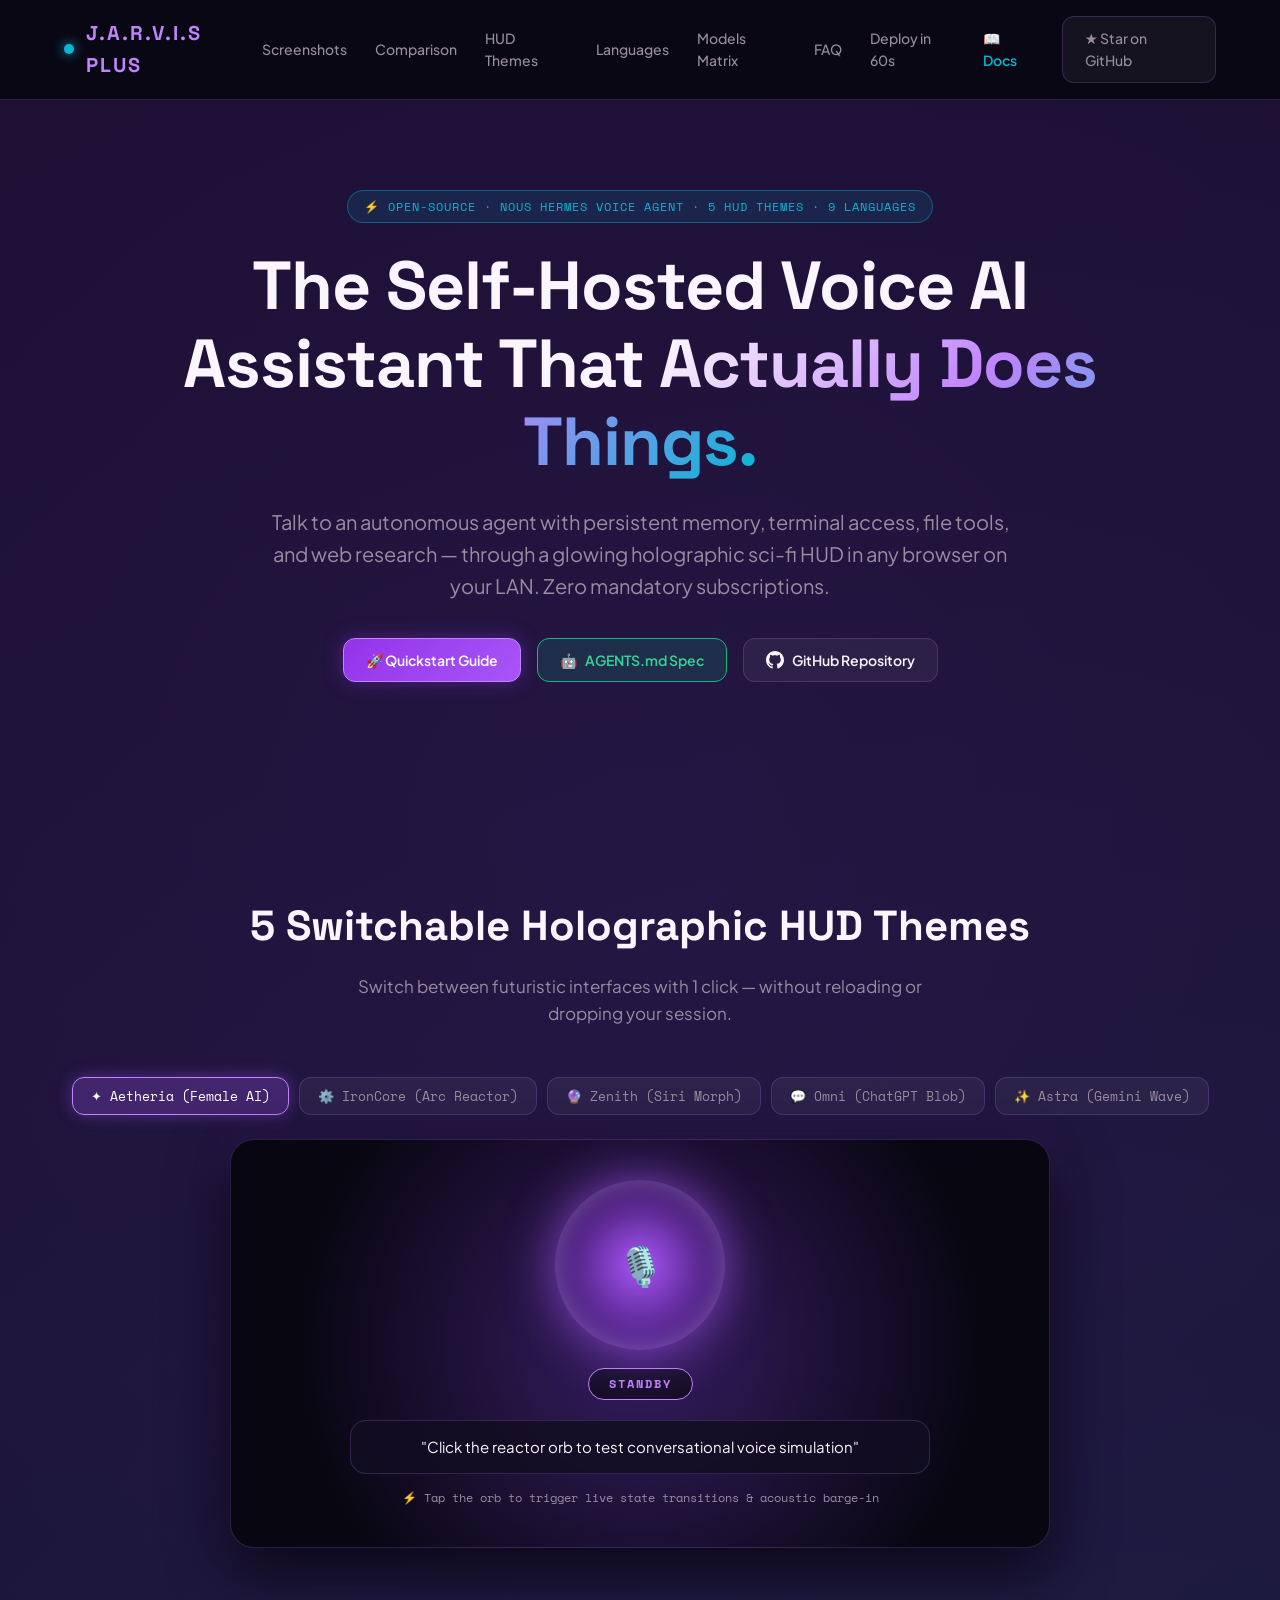
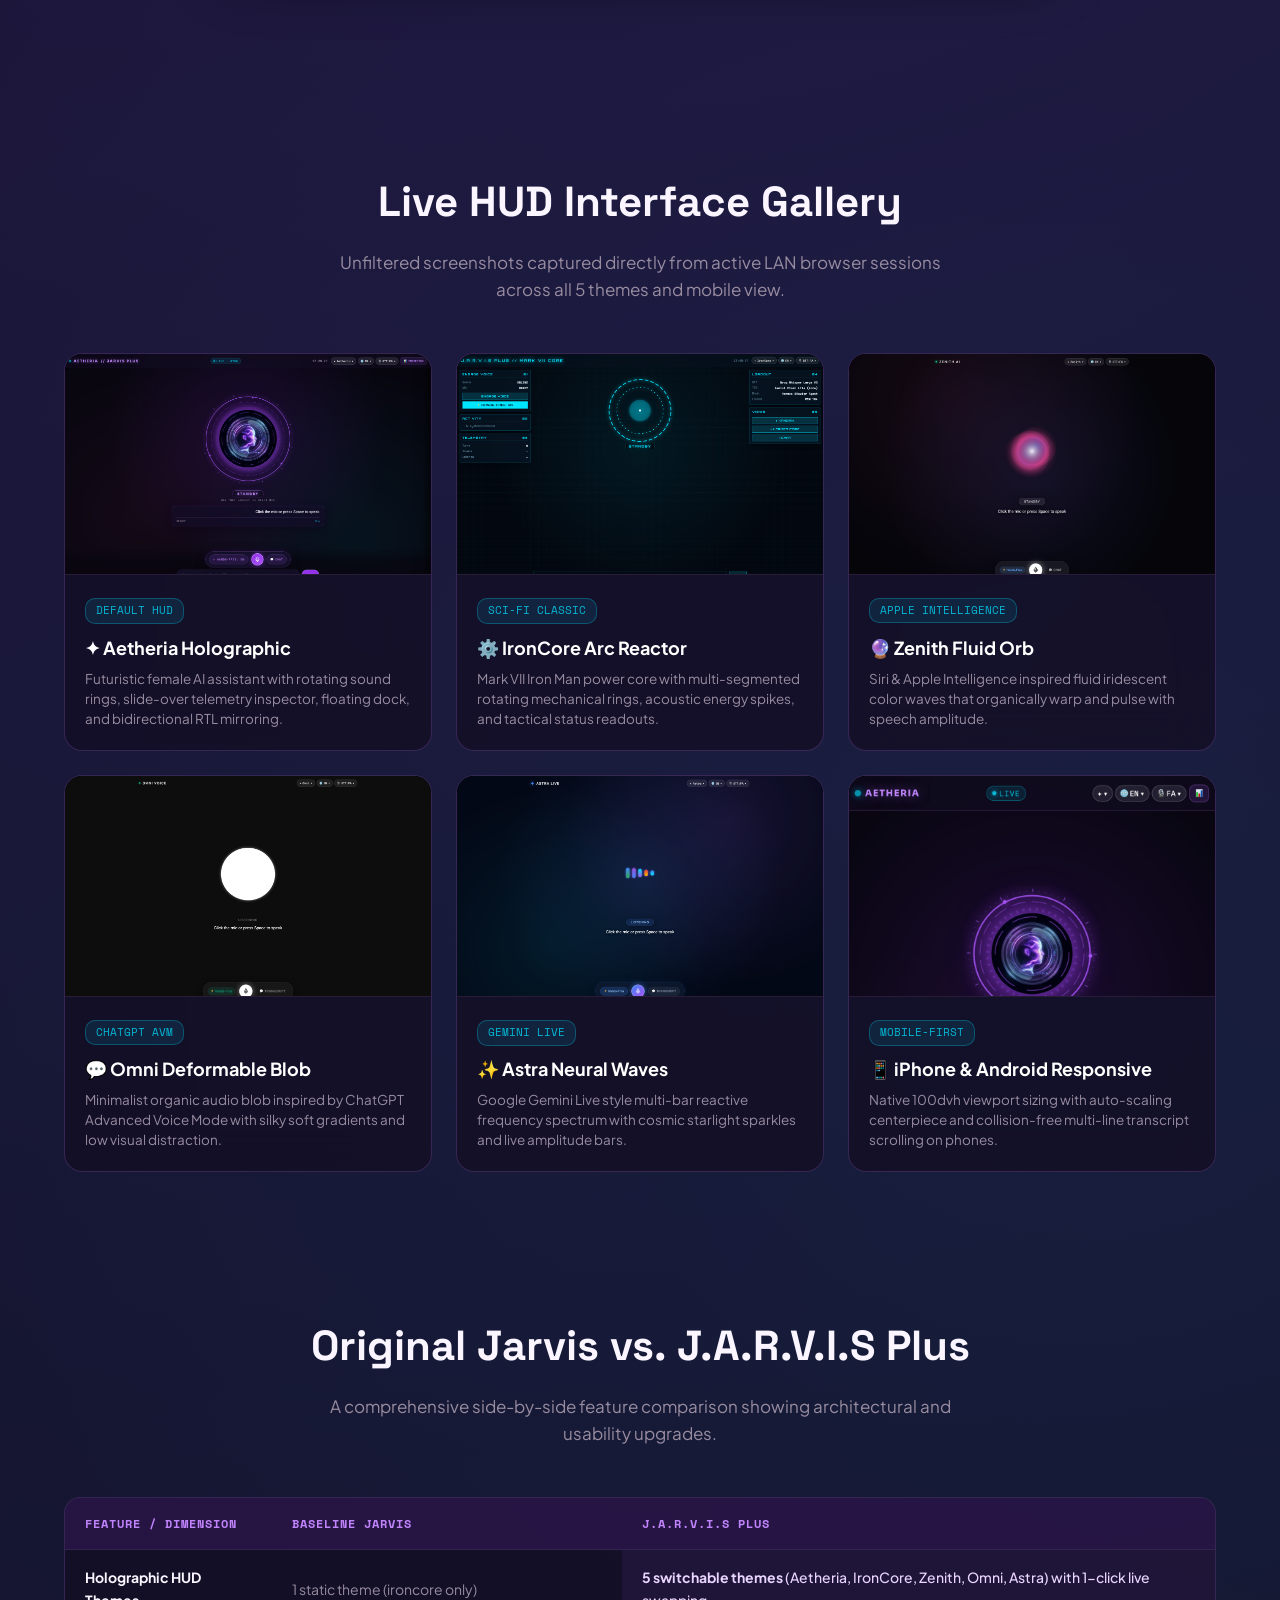
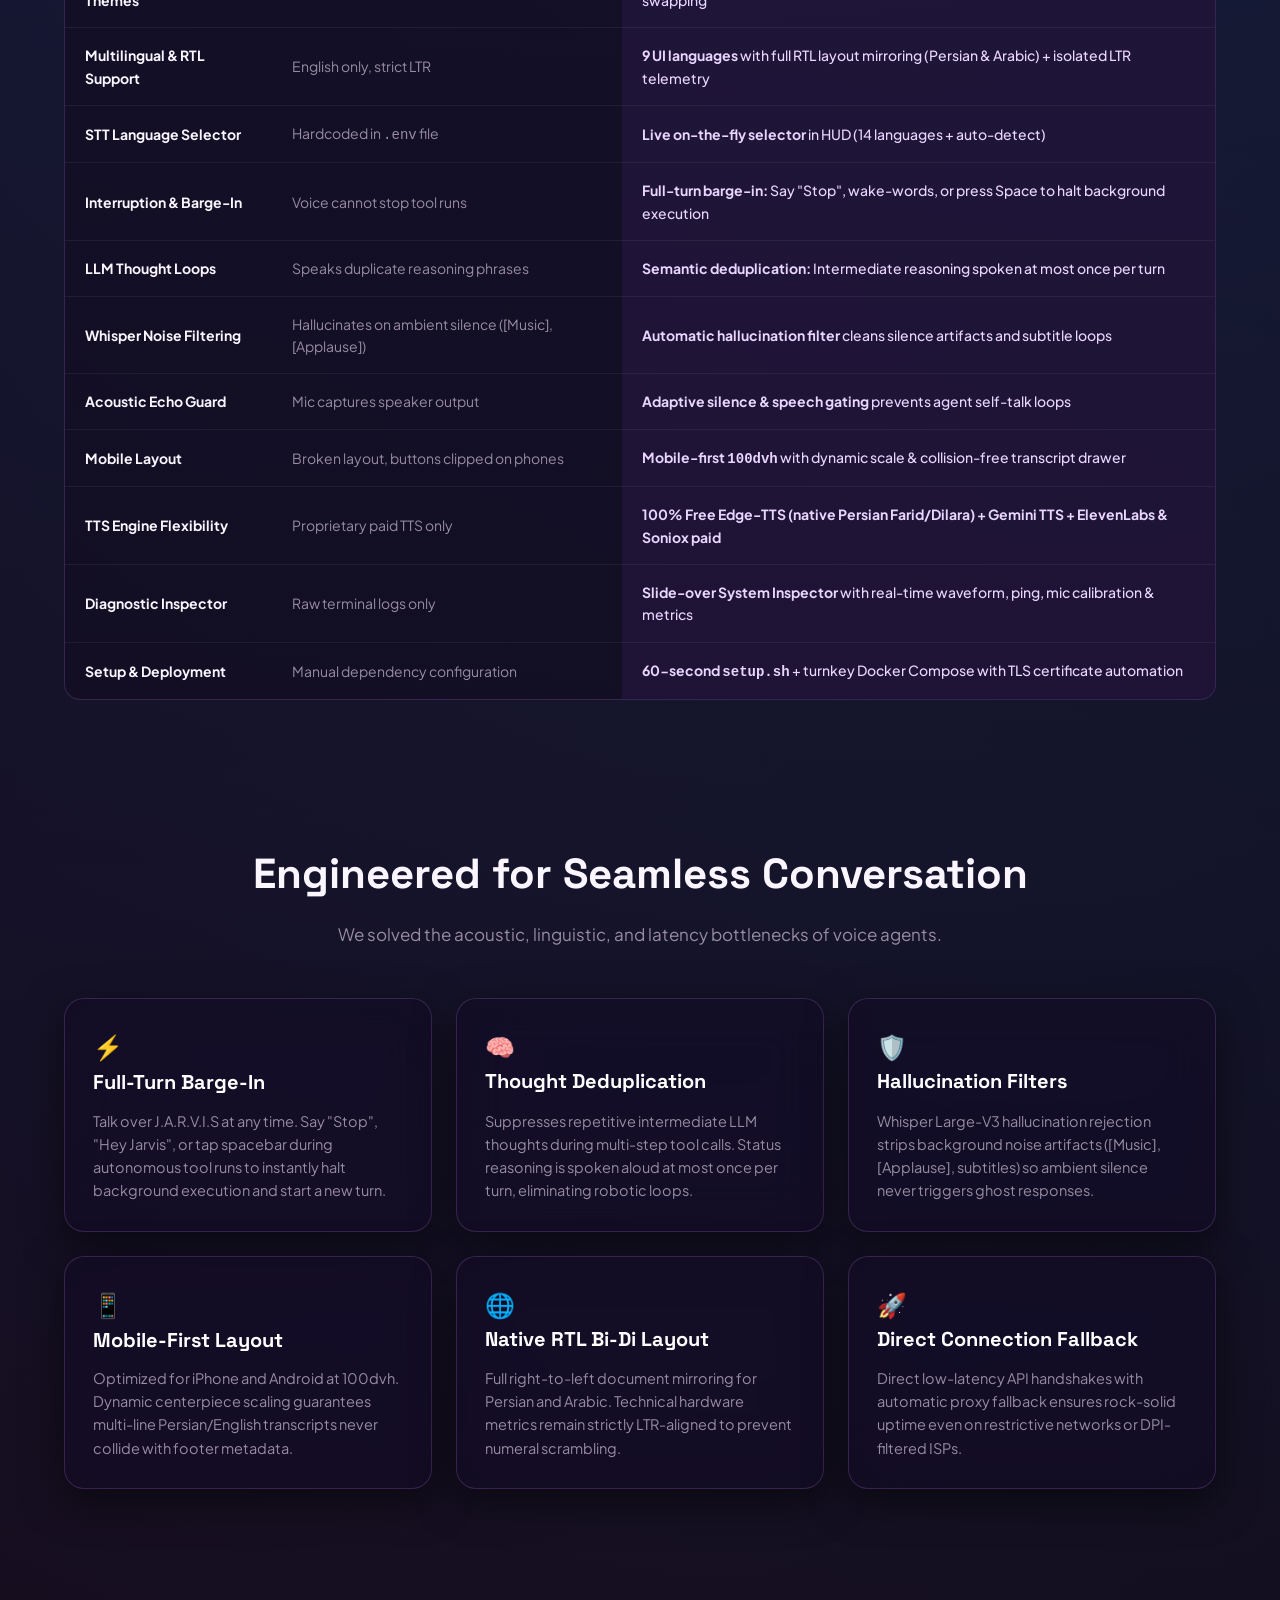
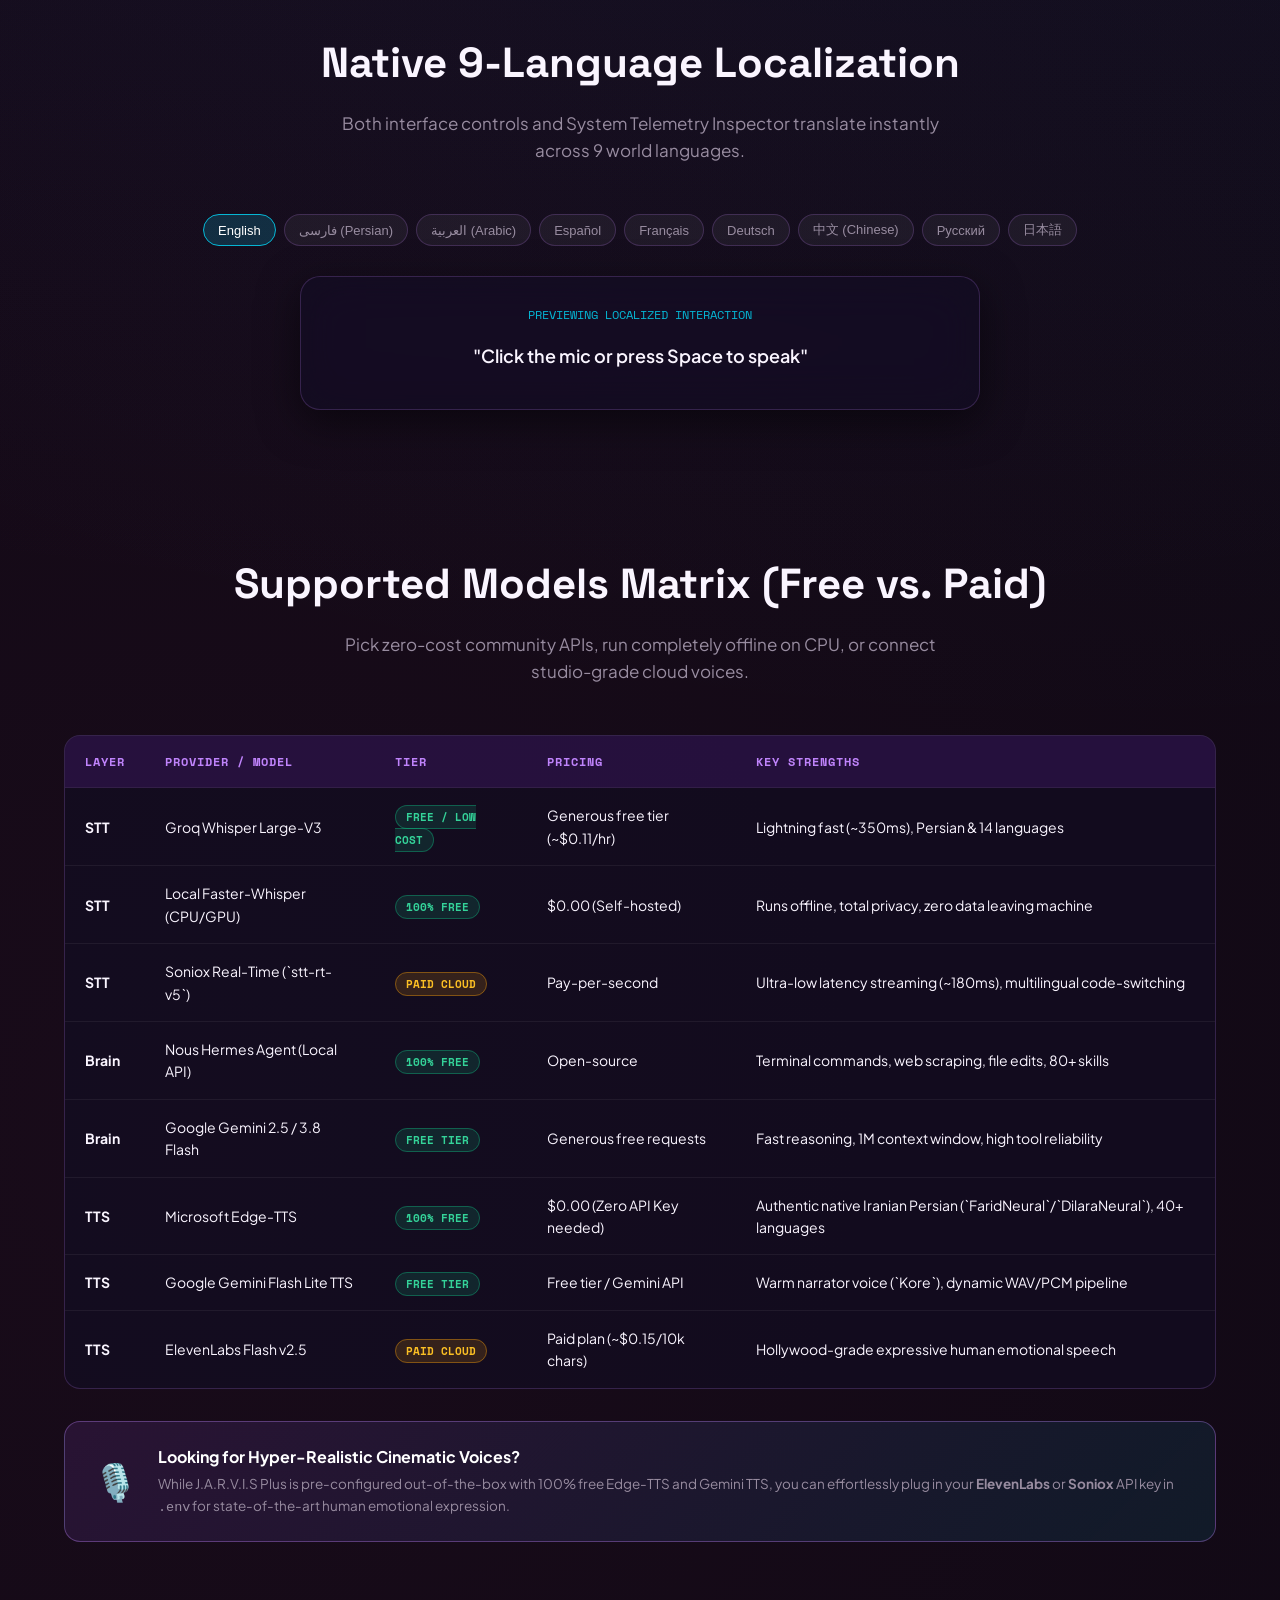
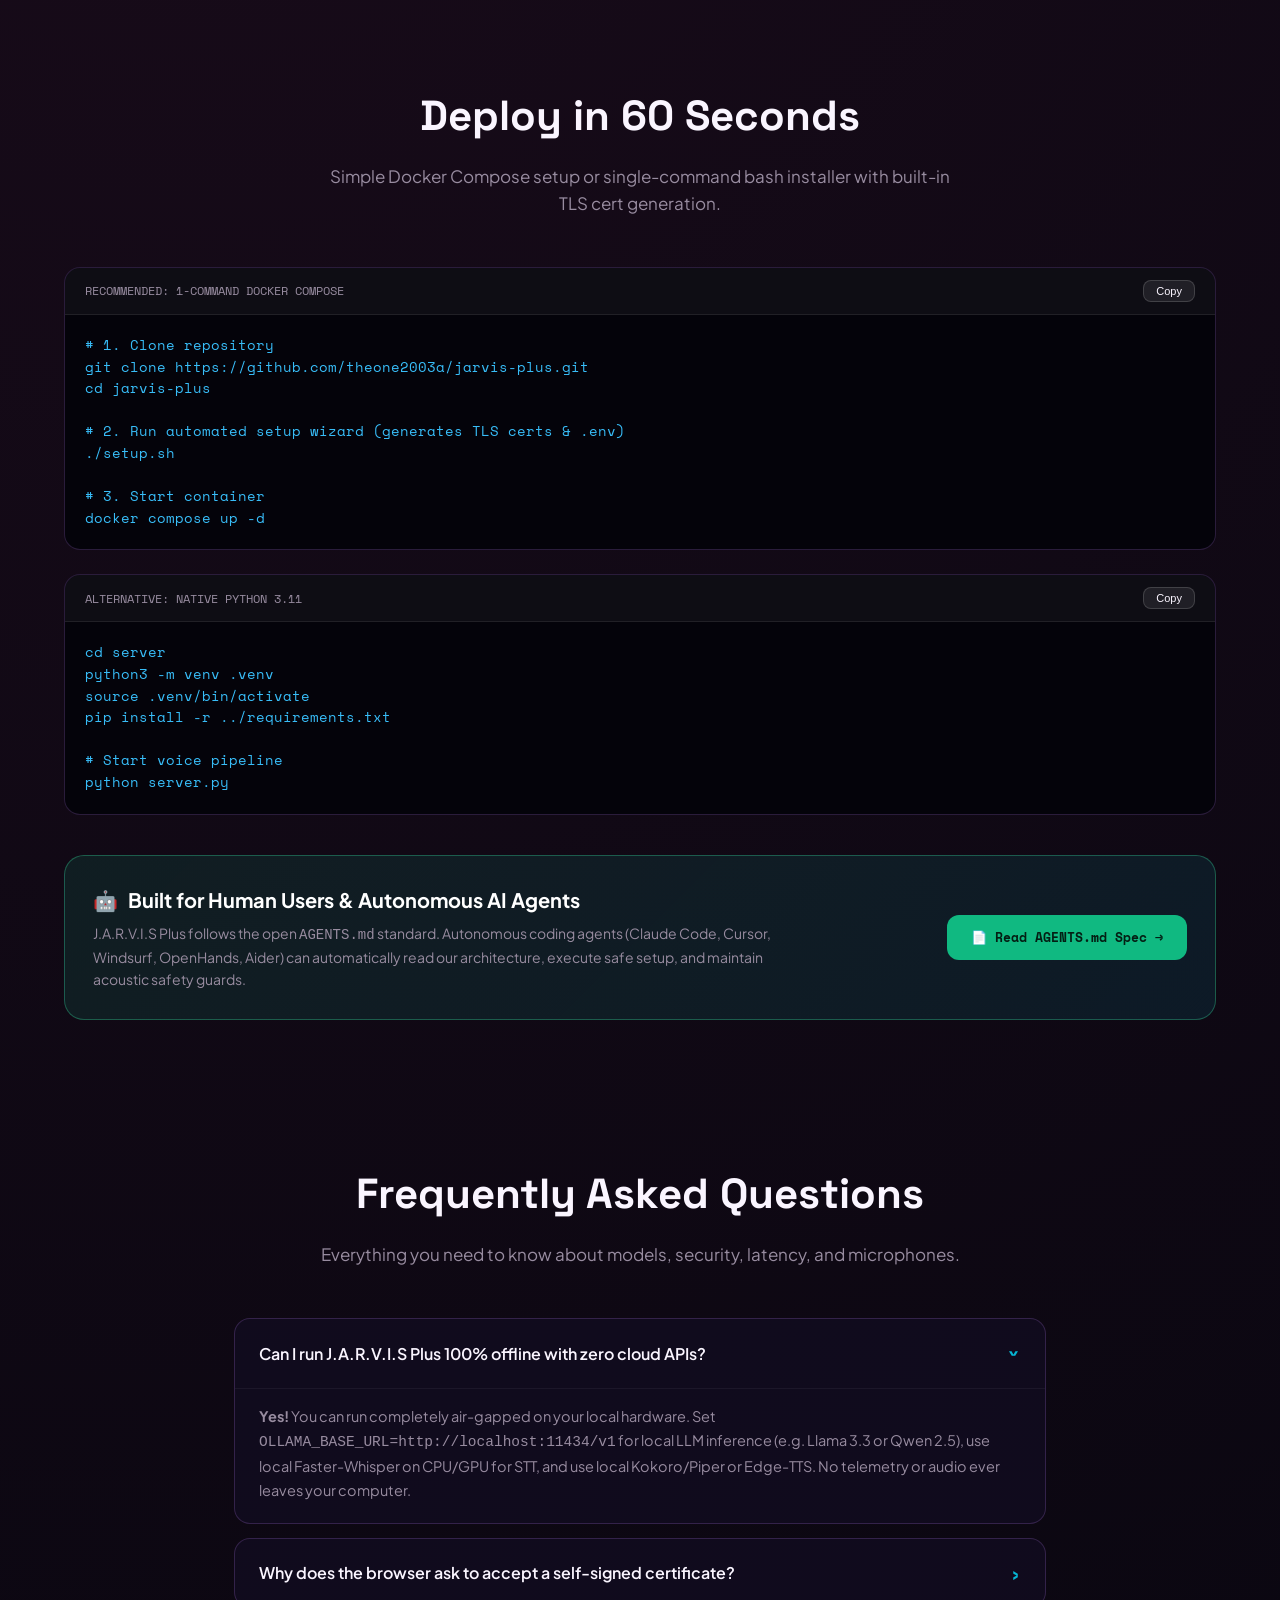
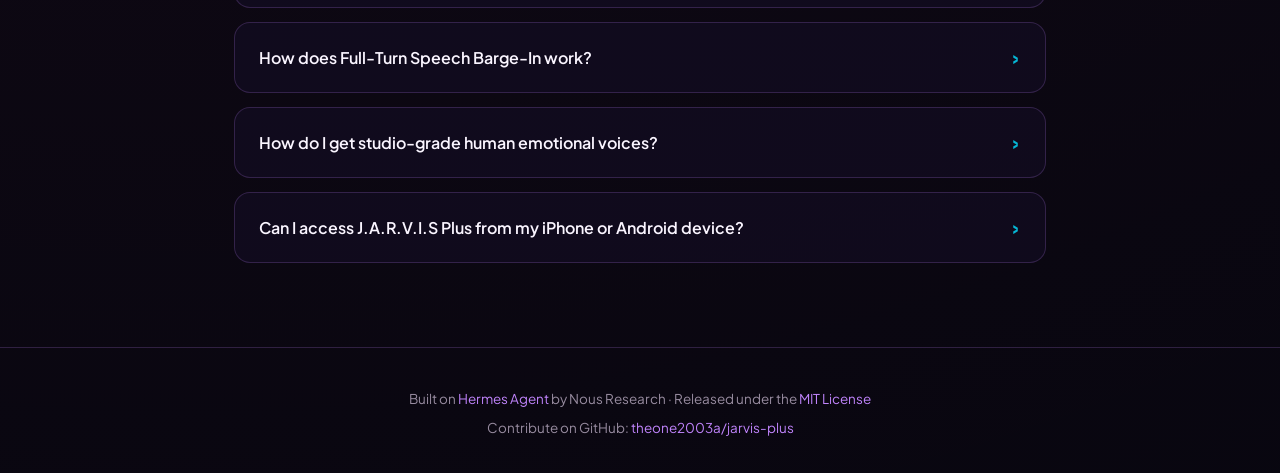
<file: docs/index.html>
<!DOCTYPE html>
<html lang="en">
<head>
  <meta charset="UTF-8">
  <meta name="viewport" content="width=device-width, initial-scale=1.0, maximum-scale=1.0">
  <title>J.A.R.V.I.S Plus — Autonomous Voice Assistant & Multilingual Holographic HUD</title>
  <meta name="description" content="A self-hosted, sci-fi voice AI assistant built on Nous Hermes Agent with 5 switchable HUD themes, 9 languages with RTL support, and zero mandatory cloud subscriptions.">
  <!-- Open Graph & Social Preview -->
  <meta property="og:title" content="J.A.R.V.I.S Plus — Autonomous Voice Assistant & Multilingual Holographic HUD">
  <meta property="og:description" content="Turn your browser into Tony Stark's command center. Real autonomous agent with terminal tools, persistent memory, 5 sci-fi themes, and native Persian/Arabic RTL.">
  <meta property="og:type" content="website">
  <meta property="og:url" content="https://theone2003a.github.io/jarvis-plus/">
  <meta property="og:image" content="https://theone2003a.github.io/jarvis-plus/screenshots/aetheria_desktop.png">
  <meta name="twitter:card" content="summary_large_image">
  <meta name="twitter:title" content="J.A.R.V.I.S Plus — Autonomous Voice Assistant">
  <meta name="twitter:description" content="5 Switchable HUD themes, 9 languages with RTL, Whisper hallucination shield, and turnkey Docker setup.">
  <meta name="twitter:image" content="https://theone2003a.github.io/jarvis-plus/screenshots/aetheria_desktop.png">

  <link rel="preconnect" href="https://fonts.googleapis.com">
  <link rel="preconnect" href="https://fonts.gstatic.com" crossorigin>
  <link href="https://fonts.googleapis.com/css2?family=Plus+Jakarta+Sans:wght@300;400;500;600;700;800&family=Space+Grotesk:wght@400;600;700&family=Space+Mono:wght@400;700&family=Vazirmatn:wght@400;600;700&display=swap" rel="stylesheet">
  <style>
    :root {
      --bg: #07060f;
      --bg-card: rgba(18, 13, 34, 0.72);
      --border: rgba(192, 132, 252, 0.2);
      --violet: #9333ea;
      --amethyst: #a855f7;
      --lilac: #c084fc;
      --cyan: #06b6d4;
      --cyan-glow: rgba(6, 182, 212, 0.35);
      --pink: #ec4899;
      --txt: #faf5ff;
      --txt-dim: #988ca0;
      --success: #10b981;
    }

    * { box-sizing: border-box; margin: 0; padding: 0; }
    html { scroll-behavior: smooth; }
    body {
      background-color: var(--bg);
      background-image: 
        radial-gradient(circle at 50% 10%, rgba(147, 51, 234, 0.2) 0%, transparent 60%),
        radial-gradient(circle at 85% 30%, rgba(6, 182, 212, 0.12) 0%, transparent 50%),
        radial-gradient(circle at 15% 70%, rgba(236, 72, 153, 0.08) 0%, transparent 50%);
      color: var(--txt);
      font-family: 'Plus Jakarta Sans', -apple-system, sans-serif;
      line-height: 1.6;
      overflow-x: hidden;
    }

    /* Container */
    .container {
      max-width: 1200px;
      margin: 0 auto;
      padding: 0 24px;
    }

    /* Navigation */
    nav {
      position: sticky;
      top: 0;
      z-index: 100;
      background: rgba(7, 6, 15, 0.85);
      backdrop-filter: blur(20px);
      -webkit-backdrop-filter: blur(20px);
      border-bottom: 1px solid var(--border);
      padding: 16px 0;
    }
    .nav-inner {
      display: flex;
      align-items: center;
      justify-content: space-between;
    }
    .brand {
      display: flex;
      align-items: center;
      gap: 12px;
      font-family: 'Space Grotesk', sans-serif;
      font-weight: 700;
      font-size: 20px;
      letter-spacing: 2px;
      color: var(--lilac);
      text-decoration: none;
    }
    .brand-dot {
      width: 10px;
      height: 10px;
      border-radius: 50%;
      background: var(--cyan);
      box-shadow: 0 0 12px var(--cyan);
      animation: pulse 2s infinite ease-in-out;
    }
    @keyframes pulse {
      0%, 100% { opacity: 0.8; transform: scale(1); }
      50% { opacity: 1; transform: scale(1.3); }
    }
    .nav-links {
      display: flex;
      align-items: center;
      gap: 28px;
    }
    .nav-links a {
      color: var(--txt-dim);
      text-decoration: none;
      font-size: 14px;
      font-weight: 500;
      transition: color 0.2s;
    }
    .nav-links a:hover { color: var(--txt); }
    .btn {
      display: inline-flex;
      align-items: center;
      gap: 8px;
      padding: 10px 22px;
      border-radius: 12px;
      font-weight: 600;
      font-size: 14px;
      text-decoration: none;
      cursor: pointer;
      transition: all 0.2s cubic-bezier(0.1, 0.9, 0.2, 1);
    }
    .btn-primary {
      background: linear-gradient(135deg, var(--violet), var(--amethyst));
      color: #fff;
      border: 1px solid var(--lilac);
      box-shadow: 0 0 20px rgba(147, 51, 234, 0.4);
    }
    .btn-primary:hover {
      transform: translateY(-2px);
      box-shadow: 0 0 30px rgba(192, 132, 252, 0.6);
    }
    .btn-outline {
      background: rgba(255, 255, 255, 0.05);
      color: var(--txt);
      border: 1px solid var(--border);
    }
    .btn-outline:hover {
      background: rgba(255, 255, 255, 0.12);
      border-color: var(--lilac);
    }

    /* Hero Section */
    .hero {
      padding: 90px 0 60px;
      text-align: center;
    }
    .badge {
      display: inline-flex;
      align-items: center;
      gap: 8px;
      padding: 6px 16px;
      border-radius: 30px;
      background: rgba(6, 182, 212, 0.12);
      border: 1px solid rgba(6, 182, 212, 0.4);
      color: var(--cyan);
      font-family: 'Space Mono', monospace;
      font-size: 12px;
      letter-spacing: 1px;
      margin-bottom: 24px;
    }
    .hero h1 {
      font-family: 'Space Grotesk', sans-serif;
      font-size: clamp(38px, 6vw, 68px);
      font-weight: 800;
      line-height: 1.15;
      letter-spacing: -1px;
      margin-bottom: 24px;
      max-width: 980px;
      margin-left: auto;
      margin-right: auto;
    }
    .hero h1 span.gradient {
      background: linear-gradient(135deg, #fff 0%, var(--lilac) 50%, var(--cyan) 100%);
      -webkit-background-clip: text;
      -webkit-text-fill-color: transparent;
    }
    .hero p {
      font-size: clamp(16px, 2vw, 20px);
      color: var(--txt-dim);
      max-width: 740px;
      margin: 0 auto 36px;
      line-height: 1.6;
    }
    .hero-actions {
      display: flex;
      align-items: center;
      justify-content: center;
      gap: 16px;
      flex-wrap: wrap;
      margin-bottom: 50px;
    }

    /* Glass Cards & Grid */
    .glass-card {
      background: var(--bg-card);
      border: 1px solid var(--border);
      border-radius: 20px;
      backdrop-filter: blur(24px) saturate(180%);
      -webkit-backdrop-filter: blur(24px) saturate(180%);
      padding: 28px;
      box-shadow: 0 12px 40px rgba(0, 0, 0, 0.5);
    }

    /* Interactive HUD Simulator */
    .hud-preview-section {
      margin: 30px 0 80px;
    }
    .template-selector {
      display: flex;
      justify-content: center;
      gap: 10px;
      margin-bottom: 24px;
      flex-wrap: wrap;
    }
    .tmpl-tab-btn {
      padding: 8px 18px;
      border-radius: 12px;
      border: 1px solid var(--border);
      background: rgba(255, 255, 255, 0.05);
      color: var(--txt-dim);
      font-family: 'Space Mono', monospace;
      font-size: 13px;
      cursor: pointer;
      transition: all 0.2s;
    }
    .tmpl-tab-btn:hover { color: #fff; background: rgba(255, 255, 255, 0.1); }
    .tmpl-tab-btn.active {
      background: rgba(168, 85, 247, 0.25);
      border-color: var(--lilac);
      color: #fff;
      box-shadow: 0 0 16px rgba(168, 85, 247, 0.4);
    }

    .interactive-stage {
      max-width: 820px;
      margin: 0 auto;
      border-radius: 24px;
      border: 1px solid var(--border);
      background: radial-gradient(circle at 50% 50%, rgba(147, 51, 234, 0.2) 0%, rgba(7, 6, 15, 0.95) 75%);
      padding: 40px 24px;
      position: relative;
      overflow: hidden;
      display: flex;
      flex-direction: column;
      align-items: center;
      box-shadow: 0 20px 60px rgba(0, 0, 0, 0.8), 0 0 40px rgba(147, 51, 234, 0.15);
    }
    .reactor-orb {
      width: 170px;
      height: 170px;
      border-radius: 50%;
      background: radial-gradient(circle, var(--amethyst) 0%, rgba(147, 51, 234, 0.3) 60%, transparent 80%);
      box-shadow: 0 0 50px rgba(168, 85, 247, 0.7), inset 0 0 30px rgba(192, 132, 252, 0.6);
      display: flex;
      align-items: center;
      justify-content: center;
      cursor: pointer;
      position: relative;
      transition: transform 0.3s;
    }
    .reactor-orb:hover { transform: scale(1.05); }
    .reactor-orb.listening {
      background: radial-gradient(circle, #06b6d4 0%, rgba(6, 182, 212, 0.3) 60%, transparent 80%);
      box-shadow: 0 0 60px rgba(6, 182, 212, 0.85);
      animation: orbPulse 1.4s infinite alternate;
    }
    @keyframes orbPulse {
      0% { transform: scale(1); }
      100% { transform: scale(1.1); box-shadow: 0 0 80px rgba(6, 182, 212, 1); }
    }
    .orb-icon { font-size: 38px; }

    .state-pill {
      margin-top: 18px;
      padding: 5px 20px;
      border-radius: 20px;
      background: rgba(18, 13, 34, 0.85);
      border: 1px solid var(--lilac);
      font-family: 'Space Mono', monospace;
      font-size: 12px;
      letter-spacing: 2px;
      color: var(--lilac);
      text-transform: uppercase;
      font-weight: 700;
    }
    .subtitle-card {
      margin-top: 20px;
      width: 100%;
      max-width: 580px;
      background: rgba(18, 13, 34, 0.85);
      border: 1px solid var(--border);
      border-radius: 16px;
      padding: 14px 20px;
      font-size: 15px;
      text-align: center;
      color: var(--txt);
      min-height: 54px;
      display: flex;
      align-items: center;
      justify-content: center;
    }
    .simulator-hint {
      margin-top: 14px;
      font-size: 12px;
      color: var(--txt-dim);
      font-family: 'Space Mono', monospace;
    }

    /* Section Styles */
    section { padding: 70px 0; }
    .section-head {
      text-align: center;
      margin-bottom: 50px;
    }
    .section-head h2 {
      font-family: 'Space Grotesk', sans-serif;
      font-size: clamp(28px, 4vw, 42px);
      font-weight: 700;
      margin-bottom: 14px;
    }
    .section-head p {
      font-size: 17px;
      color: var(--txt-dim);
      max-width: 640px;
      margin: 0 auto;
    }

    /* Features Grid */
    .grid-3 {
      display: grid;
      grid-template-columns: repeat(auto-fit, minmax(320px, 1fr));
      gap: 24px;
    }
    .feature-card h3 {
      font-family: 'Space Grotesk', sans-serif;
      font-size: 20px;
      margin-bottom: 12px;
      color: #fff;
      display: flex;
      align-items: center;
      gap: 10px;
    }
    .feature-card p {
      color: var(--txt-dim);
      font-size: 14.5px;
      line-height: 1.6;
    }
    .feature-icon {
      font-size: 24px;
      color: var(--cyan);
    }

    /* Multilingual Showcase */
    .lang-pills {
      display: flex;
      justify-content: center;
      gap: 8px;
      flex-wrap: wrap;
      margin-bottom: 30px;
    }
    .lang-pill {
      padding: 6px 14px;
      border-radius: 20px;
      background: rgba(255, 255, 255, 0.05);
      border: 1px solid var(--border);
      color: var(--txt-dim);
      font-size: 13px;
      cursor: pointer;
      transition: all 0.2s;
    }
    .lang-pill:hover, .lang-pill.active {
      background: rgba(6, 182, 212, 0.2);
      border-color: var(--cyan);
      color: #fff;
    }

    /* Model Matrix Table */
    .table-wrap {
      overflow-x: auto;
      border-radius: 16px;
      border: 1px solid var(--border);
      background: var(--bg-card);
    }
    table {
      width: 100%;
      border-collapse: collapse;
      text-align: left;
      font-size: 14px;
    }
    th, td {
      padding: 16px 20px;
      border-bottom: 1px solid rgba(255, 255, 255, 0.06);
    }
    th {
      background: rgba(147, 51, 234, 0.15);
      color: var(--lilac);
      font-family: 'Space Mono', monospace;
      font-size: 12px;
      letter-spacing: 1px;
      text-transform: uppercase;
    }
    tr:last-child td { border-bottom: 0; }
    .badge-free {
      background: rgba(16, 185, 129, 0.15);
      border: 1px solid rgba(16, 185, 129, 0.4);
      color: #34d399;
      padding: 3px 10px;
      border-radius: 12px;
      font-size: 11px;
      font-weight: 700;
      font-family: 'Space Mono', monospace;
    }
    .badge-paid {
      background: rgba(245, 158, 11, 0.15);
      border: 1px solid rgba(245, 158, 11, 0.4);
      color: #fbbf24;
      padding: 3px 10px;
      border-radius: 12px;
      font-size: 11px;
      font-weight: 700;
      font-family: 'Space Mono', monospace;
    }

    /* Deployment Code Tabs */
    .code-box {
      background: #04030a;
      border: 1px solid var(--border);
      border-radius: 16px;
      overflow: hidden;
      margin-top: 24px;
    }
    .code-head {
      display: flex;
      align-items: center;
      justify-content: space-between;
      padding: 12px 20px;
      background: rgba(255, 255, 255, 0.04);
      border-bottom: 1px solid rgba(255, 255, 255, 0.08);
      font-family: 'Space Mono', monospace;
      font-size: 12px;
      color: var(--txt-dim);
    }
    .code-body {
      padding: 20px;
      font-family: 'Space Mono', monospace;
      font-size: 13.5px;
      line-height: 1.6;
      color: #38bdf8;
      overflow-x: auto;
      white-space: pre;
    }
    .copy-btn {
      background: rgba(255, 255, 255, 0.08);
      border: 1px solid rgba(255, 255, 255, 0.15);
      color: var(--txt);
      padding: 4px 12px;
      border-radius: 8px;
      font-size: 11px;
      cursor: pointer;
      transition: all 0.2s;
    }
    .copy-btn:hover { background: var(--violet); }

    /* Paid Voice Highlight Box */
    .pro-voice-banner {
      margin-top: 32px;
      padding: 22px 28px;
      border-radius: 16px;
      background: linear-gradient(135deg, rgba(168, 85, 247, 0.12) 0%, rgba(6, 182, 212, 0.1) 100%);
      border: 1px solid rgba(192, 132, 252, 0.35);
      display: flex;
      align-items: center;
      gap: 20px;
    }
    .pro-voice-icon { font-size: 36px; flex-shrink: 0; }
    .pro-voice-text h4 { font-size: 16px; color: #fff; margin-bottom: 4px; }
    .pro-voice-text p { font-size: 13.5px; color: var(--txt-dim); margin: 0; }

    /* Screenshot Gallery Cards */
    .gallery-grid {
      display: grid;
      grid-template-columns: repeat(auto-fit, minmax(320px, 1fr));
      gap: 24px;
      margin-top: 36px;
    }
    .gallery-card {
      background: var(--bg-card);
      border: 1px solid var(--border);
      border-radius: 18px;
      overflow: hidden;
      backdrop-filter: blur(20px);
      transition: transform 0.3s ease, border-color 0.3s ease, box-shadow 0.3s ease;
      display: flex;
      flex-direction: column;
    }
    .gallery-card:hover {
      transform: translateY(-5px);
      border-color: var(--lilac);
      box-shadow: 0 16px 40px rgba(168, 85, 247, 0.2);
    }
    .gallery-img-box {
      width: 100%;
      background: #020205;
      overflow: hidden;
      position: relative;
      border-bottom: 1px solid var(--border);
    }
    .gallery-img-box img {
      width: 100%;
      height: 220px;
      object-fit: cover;
      object-position: center top;
      display: block;
      transition: transform 0.4s ease;
    }
    .gallery-card:hover .gallery-img-box img {
      transform: scale(1.03);
    }
    .gallery-meta {
      padding: 20px;
      flex: 1;
    }
    .gallery-meta h3 {
      font-size: 18px;
      margin-bottom: 6px;
      color: #fff;
    }
    .gallery-meta p {
      font-size: 13.5px;
      color: var(--txt-dim);
      margin: 0;
      line-height: 1.5;
    }
    .gallery-tag {
      display: inline-block;
      padding: 3px 10px;
      border-radius: 10px;
      background: rgba(6, 182, 212, 0.12);
      border: 1px solid rgba(6, 182, 212, 0.35);
      color: var(--cyan);
      font-family: 'Space Mono', monospace;
      font-size: 11px;
      margin-bottom: 10px;
    }

    /* Comparison Table Highlighting */
    .table-plus-highlight {
      background: rgba(168, 85, 247, 0.08) !important;
      color: #e9d5ff !important;
      font-weight: 500;
    }
    .baseline-col {
      color: var(--txt-dim);
    }

    /* FAQ Accordion */
    .faq-item {
      background: var(--bg-card);
      border: 1px solid var(--border);
      border-radius: 16px;
      margin-bottom: 14px;
      overflow: hidden;
      transition: border-color 0.2s;
    }
    .faq-item:hover {
      border-color: var(--lilac);
    }
    .faq-question {
      padding: 20px 24px;
      cursor: pointer;
      display: flex;
      justify-content: space-between;
      align-items: center;
      font-weight: 600;
      font-size: 16px;
      user-select: none;
    }
    .faq-question span.arrow {
      color: var(--cyan);
      font-family: 'Space Mono', monospace;
      font-size: 18px;
      transition: transform 0.3s;
    }
    .faq-item.open .faq-question span.arrow {
      transform: rotate(90deg);
    }
    .faq-answer {
      display: none;
      padding: 0 24px 20px;
      color: var(--txt-dim);
      font-size: 14.5px;
      line-height: 1.65;
      border-top: 1px solid rgba(255, 255, 255, 0.05);
      padding-top: 16px;
    }
    .faq-item.open .faq-answer {
      display: block;
    }

    /* AI Agents Spec Banner */
    .agents-banner {
      background: linear-gradient(135deg, rgba(16, 185, 129, 0.12) 0%, rgba(6, 182, 212, 0.1) 100%);
      border: 1px solid rgba(52, 211, 153, 0.35);
      border-radius: 20px;
      padding: 28px;
      display: flex;
      align-items: center;
      justify-content: space-between;
      gap: 24px;
      margin-top: 40px;
      flex-wrap: wrap;
    }
    .agents-info h3 {
      font-size: 20px;
      color: #fff;
      display: flex;
      align-items: center;
      gap: 10px;
      margin-bottom: 6px;
    }
    .agents-info p {
      color: var(--txt-dim);
      font-size: 14px;
      margin: 0;
      max-width: 680px;
    }
    .agents-btn {
      background: #10b981;
      color: #041f14;
      font-weight: 700;
      border: none;
      padding: 12px 24px;
      border-radius: 12px;
      text-decoration: none;
      font-family: 'Space Mono', monospace;
      font-size: 13px;
      display: inline-flex;
      align-items: center;
      gap: 8px;
      transition: all 0.2s;
    }
    .agents-btn:hover {
      background: #34d399;
      transform: translateY(-2px);
      box-shadow: 0 0 25px rgba(52, 211, 153, 0.4);
    }

    /* Footer */
    footer {
      border-top: 1px solid var(--border);
      padding: 40px 0;
      text-align: center;
      color: var(--txt-dim);
      font-size: 13.5px;
    }
    footer a { color: var(--lilac); text-decoration: none; }
  </style>
</head>
<body>

  <!-- Navigation -->
  <nav>
    <div class="container nav-inner">
      <a href="#" class="brand">
        <span class="brand-dot"></span>
        J.A.R.V.I.S PLUS
      </a>
      <div class="nav-links">
        <a href="#screenshots">Screenshots</a>
        <a href="#comparison">Comparison</a>
        <a href="#templates">HUD Themes</a>
        <a href="#languages">Languages</a>
        <a href="#models">Models Matrix</a>
        <a href="#faq">FAQ</a>
        <a href="#deploy">Deploy in 60s</a>
        <a href="https://github.com/theone2003a/jarvis-plus/tree/main/docs" target="_blank" style="color: var(--cyan); font-weight: 600;">📖 Docs</a>
        <a href="https://github.com/theone2003a/jarvis-plus" target="_blank" class="btn btn-outline">★ Star on GitHub</a>
      </div>
    </div>
  </nav>

  <!-- Hero Section -->
  <header class="hero">
    <div class="container">
      <div class="badge">
        <span>⚡</span> OPEN-SOURCE · NOUS HERMES VOICE AGENT · 5 HUD THEMES · 9 LANGUAGES
      </div>
      <h1>
        The Self-Hosted Voice AI Assistant That <span class="gradient">Actually Does Things.</span>
      </h1>
      <p>
        Talk to an autonomous agent with persistent memory, terminal access, file tools, and web research — through a glowing holographic sci-fi HUD in any browser on your LAN. Zero mandatory subscriptions.
      </p>
      <div class="hero-actions">
        <a href="#deploy" class="btn btn-primary">🚀 Quickstart Guide</a>
        <a href="https://github.com/theone2003a/jarvis-plus/blob/main/AGENTS.md" target="_blank" class="btn" style="background: rgba(16, 185, 129, 0.15); border: 1px solid #10b981; color: #34d399;">
          <span>🤖</span> AGENTS.md Spec
        </a>
        <a href="https://github.com/theone2003a/jarvis-plus" target="_blank" class="btn btn-outline">
          <svg width="18" height="18" viewBox="0 0 24 24" fill="currentColor"><path d="M12 0c-6.626 0-12 5.373-12 12 0 5.302 3.438 9.8 8.207 11.387.599.111.793-.261.793-.577v-2.234c-3.338.726-4.033-1.416-4.033-1.416-.546-1.387-1.333-1.756-1.333-1.756-1.089-.745.083-.729.083-.729 1.205.084 1.839 1.237 1.839 1.237 1.07 1.834 2.807 1.304 3.492.997.107-.775.418-1.305.762-1.604-2.665-.305-5.467-1.334-5.467-5.931 0-1.311.469-2.381 1.236-3.221-.124-.303-.535-1.524.117-3.176 0 0 1.008-.322 3.301 1.23.957-.266 1.983-.399 3.003-.404 1.02.005 2.047.138 3.006.404 2.291-1.552 3.297-1.23 3.297-1.23.653 1.653.242 2.874.118 3.176.77.84 1.235 1.911 1.235 3.221 0 4.609-2.807 5.624-5.479 5.921.43.372.823 1.102.823 2.222v3.293c0 .319.192.694.801.576 4.765-1.589 8.199-6.086 8.199-11.386 0-6.627-5.373-12-12-12z"/></svg>
          GitHub Repository
        </a>
      </div>
    </div>
  </header>

  <!-- Interactive HUD Simulator -->
  <section id="templates" class="hud-preview-section">
    <div class="container">
      <div class="section-head">
        <h2>5 Switchable Holographic HUD Themes</h2>
        <p>Switch between futuristic interfaces with 1 click — without reloading or dropping your session.</p>
      </div>

      <div class="template-selector">
        <button class="tmpl-tab-btn active" onclick="setTemplate('aetheria')">✦ Aetheria (Female AI)</button>
        <button class="tmpl-tab-btn" onclick="setTemplate('ironcore')">⚙️ IronCore (Arc Reactor)</button>
        <button class="tmpl-tab-btn" onclick="setTemplate('zenith')">🔮 Zenith (Siri Morph)</button>
        <button class="tmpl-tab-btn" onclick="setTemplate('omni')">💬 Omni (ChatGPT Blob)</button>
        <button class="tmpl-tab-btn" onclick="setTemplate('astra')">✨ Astra (Gemini Wave)</button>
      </div>

      <div class="interactive-stage" id="stagePreview">
        <div class="reactor-orb" id="reactorOrb" onclick="toggleSimSpeech()">
          <span class="orb-icon" id="orbIcon">🎙️</span>
        </div>
        <div class="state-pill" id="statePill">STANDBY</div>
        <div class="subtitle-card" id="subtitleCard">
          "Click the reactor orb to test conversational voice simulation"
        </div>
        <div class="simulator-hint">
          ⚡ Tap the orb to trigger live state transitions & acoustic barge-in
        </div>
      </div>
    </div>
  </section>

  <!-- Live Screenshots Showcase Gallery -->
  <section id="screenshots">
    <div class="container">
      <div class="section-head">
        <h2>Live HUD Interface Gallery</h2>
        <p>Unfiltered screenshots captured directly from active LAN browser sessions across all 5 themes and mobile view.</p>
      </div>

      <div class="gallery-grid">
        <div class="gallery-card">
          <div class="gallery-img-box">
            <img src="screenshots/aetheria_desktop.png" alt="Aetheria Holographic HUD" loading="lazy">
          </div>
          <div class="gallery-meta">
            <span class="gallery-tag">DEFAULT HUD</span>
            <h3>✦ Aetheria Holographic</h3>
            <p>Futuristic female AI assistant with rotating sound rings, slide-over telemetry inspector, floating dock, and bidirectional RTL mirroring.</p>
          </div>
        </div>

        <div class="gallery-card">
          <div class="gallery-img-box">
            <img src="screenshots/ironcore_desktop.png" alt="IronCore Arc Reactor HUD" loading="lazy">
          </div>
          <div class="gallery-meta">
            <span class="gallery-tag">SCI-FI CLASSIC</span>
            <h3>⚙️ IronCore Arc Reactor</h3>
            <p>Mark VII Iron Man power core with multi-segmented rotating mechanical rings, acoustic energy spikes, and tactical status readouts.</p>
          </div>
        </div>

        <div class="gallery-card">
          <div class="gallery-img-box">
            <img src="screenshots/zenith_desktop.png" alt="Zenith Apple Siri Morphing HUD" loading="lazy">
          </div>
          <div class="gallery-meta">
            <span class="gallery-tag">APPLE INTELLIGENCE</span>
            <h3>🔮 Zenith Fluid Orb</h3>
            <p>Siri & Apple Intelligence inspired fluid iridescent color waves that organically warp and pulse with speech amplitude.</p>
          </div>
        </div>

        <div class="gallery-card">
          <div class="gallery-img-box">
            <img src="screenshots/omni_desktop.png" alt="Omni ChatGPT Style Voice HUD" loading="lazy">
          </div>
          <div class="gallery-meta">
            <span class="gallery-tag">CHATGPT AVM</span>
            <h3>💬 Omni Deformable Blob</h3>
            <p>Minimalist organic audio blob inspired by ChatGPT Advanced Voice Mode with silky soft gradients and low visual distraction.</p>
          </div>
        </div>

        <div class="gallery-card">
          <div class="gallery-img-box">
            <img src="screenshots/astra_desktop.png" alt="Astra Gemini Live HUD" loading="lazy">
          </div>
          <div class="gallery-meta">
            <span class="gallery-tag">GEMINI LIVE</span>
            <h3>✨ Astra Neural Waves</h3>
            <p>Google Gemini Live style multi-bar reactive frequency spectrum with cosmic starlight sparkles and live amplitude bars.</p>
          </div>
        </div>

        <div class="gallery-card">
          <div class="gallery-img-box">
            <img src="screenshots/mobile_aetheria.png" alt="Mobile Aetheria View on iPhone" loading="lazy">
          </div>
          <div class="gallery-meta">
            <span class="gallery-tag">MOBILE-FIRST</span>
            <h3>📱 iPhone & Android Responsive</h3>
            <p>Native 100dvh viewport sizing with auto-scaling centerpiece and collision-free multi-line transcript scrolling on phones.</p>
          </div>
        </div>
      </div>
    </div>
  </section>

  <!-- Original vs Plus Comparison Table -->
  <section id="comparison">
    <div class="container">
      <div class="section-head">
        <h2>Original Jarvis vs. J.A.R.V.I.S Plus</h2>
        <p>A comprehensive side-by-side feature comparison showing architectural and usability upgrades.</p>
      </div>

      <div class="table-wrap">
        <table>
          <thead>
            <tr>
              <th>Feature / Dimension</th>
              <th>Baseline Jarvis</th>
              <th>J.A.R.V.I.S Plus</th>
            </tr>
          </thead>
          <tbody>
            <tr>
              <td><b>Holographic HUD Themes</b></td>
              <td class="baseline-col">1 static theme (ironcore only)</td>
              <td class="table-plus-highlight"><b>5 switchable themes</b> (Aetheria, IronCore, Zenith, Omni, Astra) with 1-click live swapping</td>
            </tr>
            <tr>
              <td><b>Multilingual & RTL Support</b></td>
              <td class="baseline-col">English only, strict LTR</td>
              <td class="table-plus-highlight"><b>9 UI languages</b> with full RTL layout mirroring (Persian & Arabic) + isolated LTR telemetry</td>
            </tr>
            <tr>
              <td><b>STT Language Selector</b></td>
              <td class="baseline-col">Hardcoded in <code>.env</code> file</td>
              <td class="table-plus-highlight"><b>Live on-the-fly selector</b> in HUD (14 languages + auto-detect)</td>
            </tr>
            <tr>
              <td><b>Interruption & Barge-In</b></td>
              <td class="baseline-col">Voice cannot stop tool runs</td>
              <td class="table-plus-highlight"><b>Full-turn barge-in:</b> Say "Stop", wake-words, or press Space to halt background execution</td>
            </tr>
            <tr>
              <td><b>LLM Thought Loops</b></td>
              <td class="baseline-col">Speaks duplicate reasoning phrases</td>
              <td class="table-plus-highlight"><b>Semantic deduplication:</b> Intermediate reasoning spoken at most once per turn</td>
            </tr>
            <tr>
              <td><b>Whisper Noise Filtering</b></td>
              <td class="baseline-col">Hallucinates on ambient silence ([Music], [Applause])</td>
              <td class="table-plus-highlight"><b>Automatic hallucination filter</b> cleans silence artifacts and subtitle loops</td>
            </tr>
            <tr>
              <td><b>Acoustic Echo Guard</b></td>
              <td class="baseline-col">Mic captures speaker output</td>
              <td class="table-plus-highlight"><b>Adaptive silence & speech gating</b> prevents agent self-talk loops</td>
            </tr>
            <tr>
              <td><b>Mobile Layout</b></td>
              <td class="baseline-col">Broken layout, buttons clipped on phones</td>
              <td class="table-plus-highlight"><b>Mobile-first <code>100dvh</code></b> with dynamic scale & collision-free transcript drawer</td>
            </tr>
            <tr>
              <td><b>TTS Engine Flexibility</b></td>
              <td class="baseline-col">Proprietary paid TTS only</td>
              <td class="table-plus-highlight"><b>100% Free Edge-TTS (native Persian Farid/Dilara) + Gemini TTS + ElevenLabs & Soniox paid</b></td>
            </tr>
            <tr>
              <td><b>Diagnostic Inspector</b></td>
              <td class="baseline-col">Raw terminal logs only</td>
              <td class="table-plus-highlight"><b>Slide-over System Inspector</b> with real-time waveform, ping, mic calibration & metrics</td>
            </tr>
            <tr>
              <td><b>Setup & Deployment</b></td>
              <td class="baseline-col">Manual dependency configuration</td>
              <td class="table-plus-highlight"><b>60-second <code>setup.sh</code></b> + turnkey Docker Compose with TLS certificate automation</td>
            </tr>
          </tbody>
        </table>
      </div>
    </div>
  </section>

  <!-- Core Innovations -->
  <section>
    <div class="container">
      <div class="section-head">
        <h2>Engineered for Seamless Conversation</h2>
        <p>We solved the acoustic, linguistic, and latency bottlenecks of voice agents.</p>
      </div>

      <div class="grid-3">
        <div class="glass-card feature-card">
          <div class="feature-icon">⚡</div>
          <h3>Full-Turn Barge-In</h3>
          <p>Talk over J.A.R.V.I.S at any time. Say "Stop", "Hey Jarvis", or tap spacebar during autonomous tool runs to instantly halt background execution and start a new turn.</p>
        </div>

        <div class="glass-card feature-card">
          <div class="feature-icon">🧠</div>
          <h3>Thought Deduplication</h3>
          <p>Suppresses repetitive intermediate LLM thoughts during multi-step tool calls. Status reasoning is spoken aloud at most once per turn, eliminating robotic loops.</p>
        </div>

        <div class="glass-card feature-card">
          <div class="feature-icon">🛡️</div>
          <h3>Hallucination Filters</h3>
          <p>Whisper Large-V3 hallucination rejection strips background noise artifacts ([Music], [Applause], subtitles) so ambient silence never triggers ghost responses.</p>
        </div>

        <div class="glass-card feature-card">
          <div class="feature-icon">📱</div>
          <h3>Mobile-First Layout</h3>
          <p>Optimized for iPhone and Android at 100dvh. Dynamic centerpiece scaling guarantees multi-line Persian/English transcripts never collide with footer metadata.</p>
        </div>

        <div class="glass-card feature-card">
          <div class="feature-icon">🌐</div>
          <h3>Native RTL Bi-Di Layout</h3>
          <p>Full right-to-left document mirroring for Persian and Arabic. Technical hardware metrics remain strictly LTR-aligned to prevent numeral scrambling.</p>
        </div>

        <div class="glass-card feature-card">
          <div class="feature-icon">🚀</div>
          <h3>Direct Connection Fallback</h3>
          <p>Direct low-latency API handshakes with automatic proxy fallback ensures rock-solid uptime even on restrictive networks or DPI-filtered ISPs.</p>
        </div>
      </div>
    </div>
  </section>

  <!-- Multilingual Section -->
  <section id="languages">
    <div class="container">
      <div class="section-head">
        <h2>Native 9-Language Localization</h2>
        <p>Both interface controls and System Telemetry Inspector translate instantly across 9 world languages.</p>
      </div>

      <div class="lang-pills">
        <button class="lang-pill active" onclick="setLang('en', 'ltr', 'Click the mic or press Space to speak', 'STANDBY')">English</button>
        <button class="lang-pill" onclick="setLang('fa', 'rtl', 'برای گفتگو کلیک کنید یا کلید Space را فشار دهید', 'آماده‌باش')">فارسی (Persian)</button>
        <button class="lang-pill" onclick="setLang('ar', 'rtl', 'انقر على الميكروفون أو اضغط مسافة للتحدث', 'في الانتظار')">العربية (Arabic)</button>
        <button class="lang-pill" onclick="setLang('es', 'ltr', 'Toca el micrófono o presiona Espacio para hablar', 'EN ESPERA')">Español</button>
        <button class="lang-pill" onclick="setLang('fr', 'ltr', 'Cliquez sur le micro ou appuyez sur Espace pour parler', 'EN ATTENTE')">Français</button>
        <button class="lang-pill" onclick="setLang('de', 'ltr', 'Klicken Sie auf das Mikrofon oder drücken Sie die Leertaste', 'BEREIT')">Deutsch</button>
        <button class="lang-pill" onclick="setLang('zh', 'ltr', '点击麦克风或按空格键开始说话', '待命')">中文 (Chinese)</button>
        <button class="lang-pill" onclick="setLang('ru', 'ltr', 'Нажмите на микрофон или пробел, чтобы говорить', 'ГОТОВ')">Русский</button>
        <button class="lang-pill" onclick="setLang('ja', 'ltr', 'マイクをクリックするかスペースキーを押して話しかけてください', '待機中')">日本語</button>
      </div>

      <div class="glass-card" style="max-width: 680px; margin: 0 auto; text-align: center;">
        <div style="font-family:'Space Mono', monospace; font-size:12px; color:var(--cyan); margin-bottom: 8px;">PREVIEWING LOCALIZED INTERACTION</div>
        <div id="langSampleText" style="font-size: 18px; font-weight: 600; min-height: 48px; display:flex; align-items:center; justify-content:center;">
          "Click the mic or press Space to speak"
        </div>
      </div>
    </div>
  </section>

  <!-- Models Matrix -->
  <section id="models">
    <div class="container">
      <div class="section-head">
        <h2>Supported Models Matrix (Free vs. Paid)</h2>
        <p>Pick zero-cost community APIs, run completely offline on CPU, or connect studio-grade cloud voices.</p>
      </div>

      <div class="table-wrap">
        <table>
          <thead>
            <tr>
              <th>Layer</th>
              <th>Provider / Model</th>
              <th>Tier</th>
              <th>Pricing</th>
              <th>Key Strengths</th>
            </tr>
          </thead>
          <tbody>
            <tr>
              <td><b>STT</b></td>
              <td>Groq Whisper Large-V3</td>
              <td><span class="badge-free">FREE / LOW COST</span></td>
              <td>Generous free tier (~$0.11/hr)</td>
              <td>Lightning fast (~350ms), Persian & 14 languages</td>
            </tr>
            <tr>
              <td><b>STT</b></td>
              <td>Local Faster-Whisper (CPU/GPU)</td>
              <td><span class="badge-free">100% FREE</span></td>
              <td>$0.00 (Self-hosted)</td>
              <td>Runs offline, total privacy, zero data leaving machine</td>
            </tr>
            <tr>
              <td><b>STT</b></td>
              <td>Soniox Real-Time (`stt-rt-v5`)</td>
              <td><span class="badge-paid">PAID CLOUD</span></td>
              <td>Pay-per-second</td>
              <td>Ultra-low latency streaming (~180ms), multilingual code-switching</td>
            </tr>
            <tr>
              <td><b>Brain</b></td>
              <td>Nous Hermes Agent (Local API)</td>
              <td><span class="badge-free">100% FREE</span></td>
              <td>Open-source</td>
              <td>Terminal commands, web scraping, file edits, 80+ skills</td>
            </tr>
            <tr>
              <td><b>Brain</b></td>
              <td>Google Gemini 2.5 / 3.8 Flash</td>
              <td><span class="badge-free">FREE TIER</span></td>
              <td>Generous free requests</td>
              <td>Fast reasoning, 1M context window, high tool reliability</td>
            </tr>
            <tr>
              <td><b>TTS</b></td>
              <td>Microsoft Edge-TTS</td>
              <td><span class="badge-free">100% FREE</span></td>
              <td>$0.00 (Zero API Key needed)</td>
              <td>Authentic native Iranian Persian (`FaridNeural`/`DilaraNeural`), 40+ languages</td>
            </tr>
            <tr>
              <td><b>TTS</b></td>
              <td>Google Gemini Flash Lite TTS</td>
              <td><span class="badge-free">FREE TIER</span></td>
              <td>Free tier / Gemini API</td>
              <td>Warm narrator voice (`Kore`), dynamic WAV/PCM pipeline</td>
            </tr>
            <tr>
              <td><b>TTS</b></td>
              <td>ElevenLabs Flash v2.5</td>
              <td><span class="badge-paid">PAID CLOUD</span></td>
              <td>Paid plan (~$0.15/10k chars)</td>
              <td>Hollywood-grade expressive human emotional speech</td>
            </tr>
          </tbody>
        </table>
      </div>

      <!-- Paid Voice Callout -->
      <div class="pro-voice-banner">
        <div class="pro-voice-icon">🎙️</div>
        <div class="pro-voice-text">
          <h4>Looking for Hyper-Realistic Cinematic Voices?</h4>
          <p>While J.A.R.V.I.S Plus is pre-configured out-of-the-box with 100% free Edge-TTS and Gemini TTS, you can effortlessly plug in your <b>ElevenLabs</b> or <b>Soniox</b> API key in <code>.env</code> for state-of-the-art human emotional expression.</p>
        </div>
      </div>
    </div>
  </section>

  <!-- Easy Deployment in 60s -->
  <section id="deploy">
    <div class="container">
      <div class="section-head">
        <h2>Deploy in 60 Seconds</h2>
        <p>Simple Docker Compose setup or single-command bash installer with built-in TLS cert generation.</p>
      </div>

      <div class="code-box">
        <div class="code-head">
          <span>RECOMMENDED: 1-COMMAND DOCKER COMPOSE</span>
          <button class="copy-btn" onclick="copySnippet('cmd1')">Copy</button>
        </div>
        <div class="code-body" id="cmd1"># 1. Clone repository
git clone https://github.com/theone2003a/jarvis-plus.git
cd jarvis-plus

# 2. Run automated setup wizard (generates TLS certs & .env)
./setup.sh

# 3. Start container
docker compose up -d</div>
      </div>

      <div class="code-box">
        <div class="code-head">
          <span>ALTERNATIVE: NATIVE PYTHON 3.11</span>
          <button class="copy-btn" onclick="copySnippet('cmd2')">Copy</button>
        </div>
        <div class="code-body" id="cmd2">cd server
python3 -m venv .venv
source .venv/bin/activate
pip install -r ../requirements.txt

# Start voice pipeline
python server.py</div>
      </div>

      <!-- AI Agents AGENTS.md Callout Banner -->
      <div class="agents-banner">
        <div class="agents-info">
          <h3><span>🤖</span> Built for Human Users & Autonomous AI Agents</h3>
          <p>J.A.R.V.I.S Plus follows the open <code>AGENTS.md</code> standard. Autonomous coding agents (Claude Code, Cursor, Windsurf, OpenHands, Aider) can automatically read our architecture, execute safe setup, and maintain acoustic safety guards.</p>
        </div>
        <a href="https://github.com/theone2003a/jarvis-plus/blob/main/AGENTS.md" target="_blank" class="agents-btn">
          <span>📄</span> Read AGENTS.md Spec →
        </a>
      </div>
    </div>
  </section>

  <!-- FAQ Section -->
  <section id="faq">
    <div class="container" style="max-width: 860px;">
      <div class="section-head">
        <h2>Frequently Asked Questions</h2>
        <p>Everything you need to know about models, security, latency, and microphones.</p>
      </div>

      <div class="faq-item open">
        <div class="faq-question" onclick="toggleFaq(this)">
          <span>Can I run J.A.R.V.I.S Plus 100% offline with zero cloud APIs?</span>
          <span class="arrow">›</span>
        </div>
        <div class="faq-answer">
          <b>Yes!</b> You can run completely air-gapped on your local hardware. Set <code>OLLAMA_BASE_URL=http://localhost:11434/v1</code> for local LLM inference (e.g. Llama 3.3 or Qwen 2.5), use local Faster-Whisper on CPU/GPU for STT, and use local Kokoro/Piper or Edge-TTS. No telemetry or audio ever leaves your computer.
        </div>
      </div>

      <div class="faq-item">
        <div class="faq-question" onclick="toggleFaq(this)">
          <span>Why does the browser ask to accept a self-signed certificate?</span>
          <span class="arrow">›</span>
        </div>
        <div class="faq-answer">
          Modern mobile browsers (iOS Safari, Android Chrome) strictly require an HTTPS / TLS encrypted connection to grant microphone permissions over a local area network (LAN). Running <code>./setup.sh</code> automatically generates secure TLS certificates for your machine so your phone or laptop can access the mic without complex domain routing.
        </div>
      </div>

      <div class="faq-item">
        <div class="faq-question" onclick="toggleFaq(this)">
          <span>How does Full-Turn Speech Barge-In work?</span>
          <span class="arrow">›</span>
        </div>
        <div class="faq-answer">
          Unlike basic assistants where you have to wait for the bot to finish talking, J.A.R.V.I.S Plus monitors human voice energy in real time via Silero VAD. If you speak over Jarvis (e.g. saying <i>"Stop"</i>, <i>"Never mind"</i>, or wake-word <i>"Jarvis"</i>), the server instantly terminates audio playback, issues a stop signal to running background tool calls, and starts listening to your new intent immediately.
        </div>
      </div>

      <div class="faq-item">
        <div class="faq-question" onclick="toggleFaq(this)">
          <span>How do I get studio-grade human emotional voices?</span>
          <span class="arrow">›</span>
        </div>
        <div class="faq-answer">
          While the default Microsoft Edge-TTS voices are completely free and sound natural (including authentic native Persian voices <code>FaridNeural</code> and <code>DilaraNeural</code>), you can plug in your <code>ELEVENLABS_API_KEY</code> or <code>SONIOX_API_KEY</code> in <code>.env</code> to stream hyper-realistic, emotionally expressive cinema-grade audio.
        </div>
      </div>

      <div class="faq-item">
        <div class="faq-question" onclick="toggleFaq(this)">
          <span>Can I access J.A.R.V.I.S Plus from my iPhone or Android device?</span>
          <span class="arrow">›</span>
        </div>
        <div class="faq-answer">
          <b>Yes!</b> The HUD is responsive and designed with <code>100dvh</code> viewport metrics specifically for mobile screens. Simply navigate to <code>https://&lt;YOUR-HOST-IP&gt;:8766/hud/?token=&lt;YOUR-TOKEN&gt;</code> in Safari or Chrome on your phone.
        </div>
      </div>
    </div>
  </section>

  <!-- Footer -->
  <footer>
    <div class="container">
      <p>
        Built on <a href="https://github.com/NousResearch/hermes-agent" target="_blank">Hermes Agent</a> by Nous Research · Released under the <a href="https://github.com/theone2003a/jarvis-plus/blob/main/LICENSE" target="_blank">MIT License</a>
      </p>
      <p style="margin-top: 8px;">
        Contribute on GitHub: <a href="https://github.com/theone2003a/jarvis-plus" target="_blank">theone2003a/jarvis-plus</a>
      </p>
    </div>
  </footer>

  <script>
    function setTemplate(tmpl) {
      document.querySelectorAll('.tmpl-tab-btn').forEach(b => b.classList.remove('active'));
      event.target.classList.add('active');
      const orb = document.getElementById('reactorOrb');
      if (tmpl === 'aetheria') {
        orb.style.borderRadius = '50%';
        orb.style.boxShadow = '0 0 50px rgba(168, 85, 247, 0.7)';
      } else if (tmpl === 'ironcore') {
        orb.style.borderRadius = '50%';
        orb.style.boxShadow = '0 0 50px rgba(6, 182, 212, 0.85), inset 0 0 30px rgba(6, 182, 212, 0.8)';
      } else if (tmpl === 'zenith') {
        orb.style.borderRadius = '50%';
        orb.style.boxShadow = '0 0 50px rgba(236, 72, 153, 0.7)';
      } else if (tmpl === 'omni') {
        orb.style.borderRadius = '40%';
        orb.style.boxShadow = '0 0 40px rgba(255, 255, 255, 0.5)';
      } else if (tmpl === 'astra') {
        orb.style.borderRadius = '50%';
        orb.style.boxShadow = '0 0 50px rgba(66, 133, 244, 0.8)';
      }
    }

    let simState = 0;
    function toggleSimSpeech() {
      const orb = document.getElementById('reactorOrb');
      const pill = document.getElementById('statePill');
      const sub = document.getElementById('subtitleCard');
      const icon = document.getElementById('orbIcon');

      simState = (simState + 1) % 4;
      if (simState === 1) {
        orb.classList.add('listening');
        pill.textContent = 'LISTENING';
        pill.style.color = 'var(--cyan)';
        sub.textContent = 'Listening... Speak your command or question.';
        icon.textContent = '🎙️';
      } else if (simState === 2) {
        orb.classList.remove('listening');
        pill.textContent = 'PROCESSING';
        pill.style.color = 'var(--pink)';
        sub.textContent = 'Hermes Agent analyzing tools and memory...';
        icon.textContent = '⚡';
      } else if (simState === 3) {
        orb.classList.remove('listening');
        pill.textContent = 'SPEAKING';
        pill.style.color = 'var(--lilac)';
        sub.textContent = '"Autonomous task finished successfully. All systems operational."';
        icon.textContent = '🔊';
      } else {
        orb.classList.remove('listening');
        pill.textContent = 'STANDBY';
        pill.style.color = 'var(--lilac)';
        sub.textContent = 'Click the reactor orb to test conversational voice simulation';
        icon.textContent = '🎙️';
      }
    }

    function setLang(code, dir, text, standbyLabel) {
      document.querySelectorAll('.lang-pill').forEach(p => p.classList.remove('active'));
      event.target.classList.add('active');
      const sample = document.getElementById('langSampleText');
      sample.textContent = `"${text}"`;
      sample.style.direction = dir;
      sample.style.fontFamily = dir === 'rtl' ? "'Vazirmatn', sans-serif" : "'Plus Jakarta Sans', sans-serif";
    }

    function copySnippet(id) {
      const text = document.getElementById(id).textContent;
      navigator.clipboard.writeText(text);
      event.target.textContent = 'Copied!';
      setTimeout(() => event.target.textContent = 'Copy', 2000);
    }

    function toggleFaq(headerEl) {
      const item = headerEl.closest('.faq-item');
      item.classList.toggle('open');
    }
  </script>
</body>
</html>
</file>
